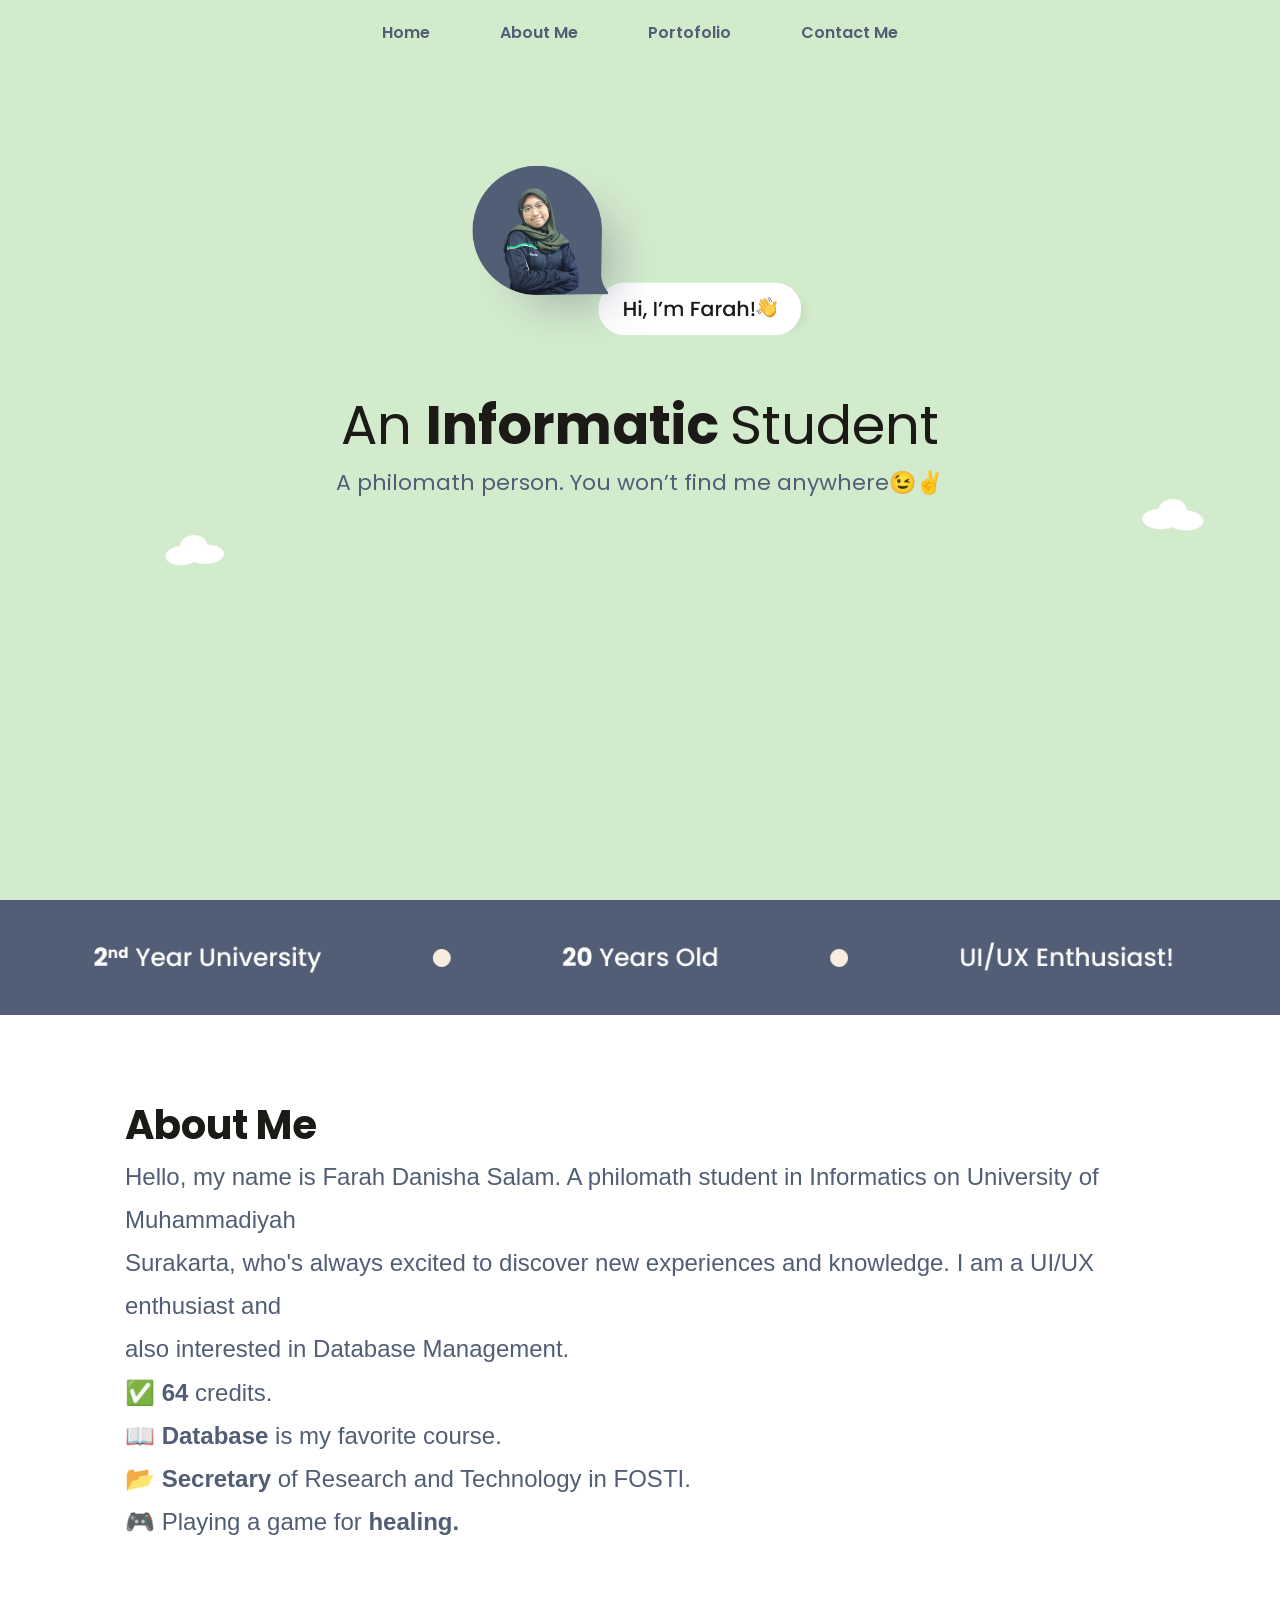
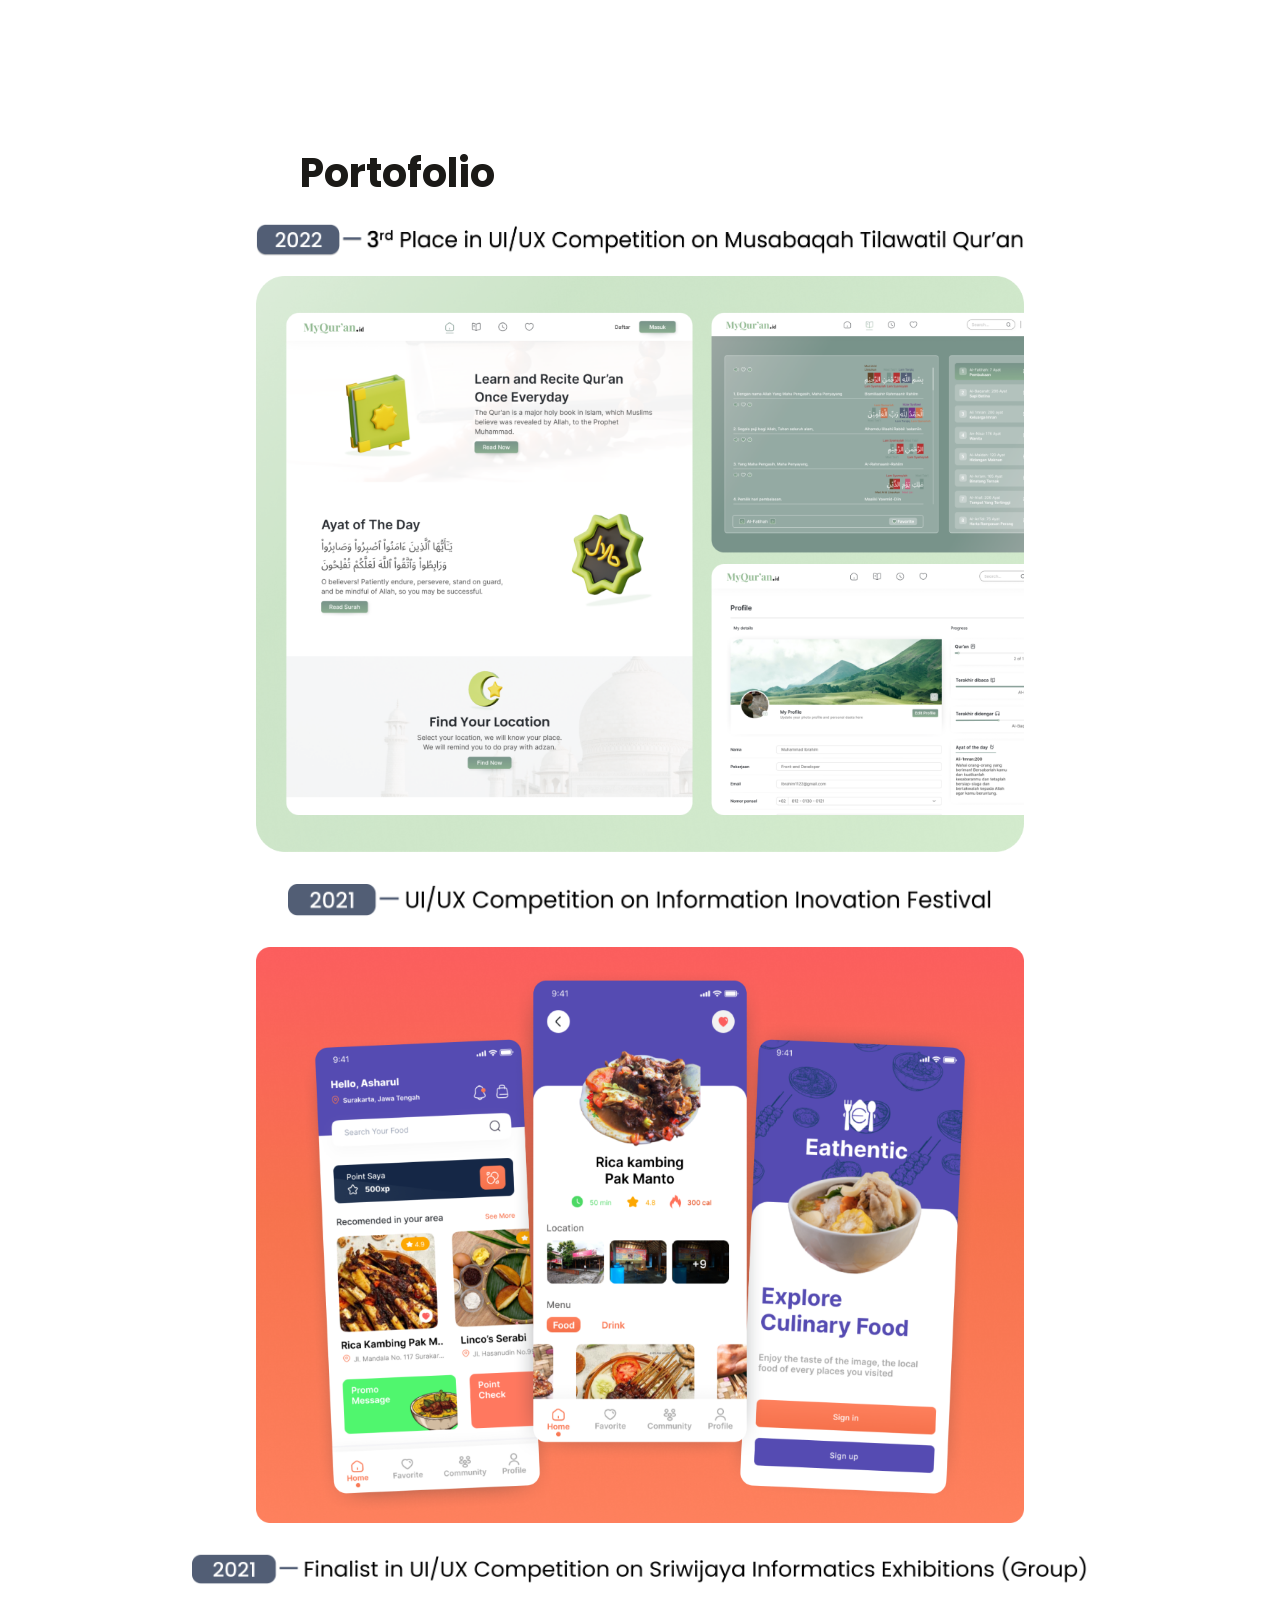
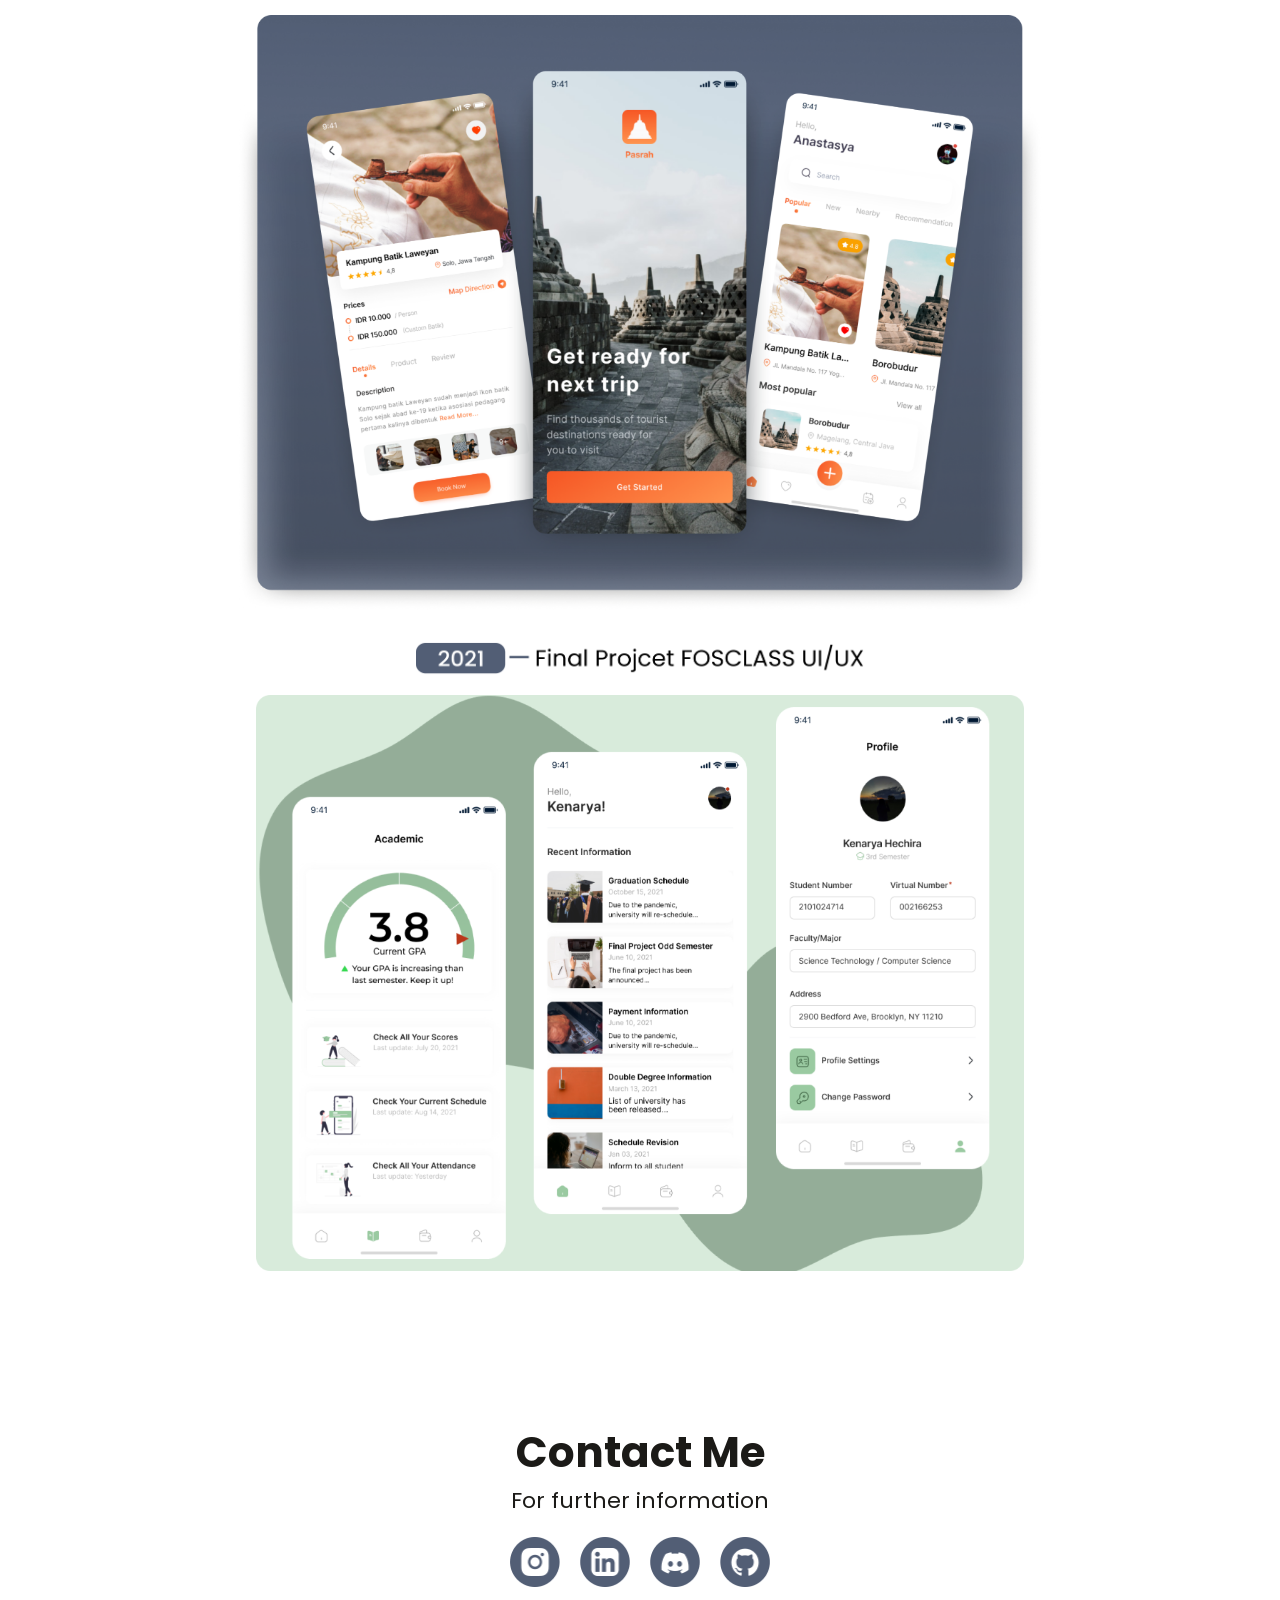
<file: index.html>
<!DOCTYPE html>
<html>
<head>
    <meta charset ="utf-8">
    <title>Portofolio☁️</title>
    <link rel="stylesheet" href="style.css">
    <link rel="preconnect" href="https://fonts.googleapis.com">
    <link rel="preconnect" href="https://fonts.gstatic.com" crossorigin>
    <link href="https://fonts.googleapis.com/css2?family=Poppins:ital,wght@0,100;0,200;0,300;0,400;0,500;0,600;0,700;0,800;0,900;1,100;1,200;1,300;1,400;1,500;1,600;1,700;1,800;1,900&display=swap" rel="stylesheet">
</head>
<body>
    <section class= "header">
    <div class="container">
    <nav class = "menu">
        <ul>
            <li><a href="#">Home</a></li>
            <li><a href="#about">About Me</a></li>
            <li><a href="#porto">Portofolio</a></li>
            <li><a href="#contact">Contact Me</a></li>
        </ul>
    </nav>
        <img class ="img1" src="asset/obj 1.png"></img>
        <p class="word">An <b>Informatic </b>Student</p>
        <p class="word2">A philomath person. You won’t find me anywhere😉✌️</p>
        <img class="img2" src="asset/awan1.png"></img>
        <img class="img3" src="asset/awan2.png"></img>
    </div>
    </section>
    <section class="header2">
        <img class="img4" id="about"src="asset/obj 5.png"></img>
        <p class="word3"><b>About Me</b></p>
        <p class="word4">Hello, my name is Farah Danisha Salam. A philomath student in Informatics on University of Muhammadiyah <br>Surakarta, who's always excited to discover new experiences and knowledge. I am a UI/UX enthusiast and<br> also interested in Database Management.
        <p class="word4">✅ <b>64</b> credits. </p>
        <p class="word4">📖 <b>Database</b> is my favorite course.</p>
        <p class="word4">📂 <b>Secretary</b> of Research and Technology in FOSTI.</p>
        <p class="word4">🎮 Playing a game for <b>healing.</b></p>
        <p class="word5" id="porto"><b>Portofolio</b></p>
        <img class="img5" src="asset/2022 quran id.png">
        <img class="img6" src="asset/myqur'anid.png">
        <img class="img7" src="asset/2021 eathentic.png">
        <img class="img8" src="asset/EATHENTIC 1.png">
        <img class="img9" src="asset/2021 pasrah.png">
        <img class="img10" src="asset/pasrah.png">
        <img class="img11" src="asset/2021 TA.png">
        <img class="img12" src="asset/final project foslcass 1.png">
        <p class="word6"><b>Contact Me</b></p>
        <p class="word7" id="contact">For further information</p>
        <ul>
            <li><a href="https://www.instagram.com/farahdanishaa/"><img class ="logo" src="asset/ig.png"></a></li>
            <li><a href="https://www.linkedin.com/in/farahdanisha/"><img class ="logo" src="asset/linked.png"></a></li>
            <li><a href="https://discord.gg/Z2t6H3xH"><img class ="logo" src="asset/dc.png"></a></li>
            <li><a href="https://github.com/farahdanisha"><img class ="logo" src="asset/github.png"></a></li>
        </ul>
    </section>
</body>
</html>
</file>
<file: style.css>
html{
	height:100%;
}
body
{
    margin: 0;
	padding: 0;
	font-family: Arial;
	display: flex;
	flex-direction: column;
}
section
{
    width: 100%;
    height: 100vh;
}
.header
{
	background: url(asset/obj\ 4.png);
}
.container
{
    width: 98%;
    display: block;
    margin: 0 auto;
}
nav.menu
{
    width: 100%;
	overflow: auto;
	padding-bottom: 15px;
}
.word
{
    text-align: center;
    margin: 0 auto 0 auto; 
    /* atas kiri bawah kanan */
    font-size: 54px;
    color: #1B1A17;
    font-family: poppins;
}
.word2
{
    text-align: center;
    margin: 0 auto 0 auto;
    font-size: 22px;
    font-family: poppins;
    color: #525E75;
}
.img1
{
    margin: 80px auto 30px auto;
    display: block;
    width: 28%;
    height: 28%;
}
.img2
{
    margin: auto 5% auto auto;
    display: block;
    width: 5%;
    height: 5%;
}
.img3
{
    margin: auto 0 auto 150px;
    display: block;
    width: 5%;
    height: 5%;
}
/* nav.menu ul{
    display: flex;
    padding: 0;
    list-style: none;
    margin: 0 auto;
} */
ul {
    display: flex;
    justify-content: center;
    list-style: none;
}
nav.menu a
{
    /* width: ; */
    margin:0 35px;
    color:#525E75;
	text-align: center;
	text-decoration: none;
    font-family: poppins;
    font-weight: 530;
}
.header2 .img4
{
    display: block;
    width: 100%;
}
.header2 .word3
{
    margin: 80px 0 0 125px;
    color: #1B1A17;
    font-size: 40px;
    font-family: poppins;
}
.header2 .word4
{
    margin: auto 125px;
    color: #525E75;
    font-size: 24px;
    line-height: 180%;
}
.header2 .word5
{
    margin: 200px 0 0 300px;
    color: #1B1A17;
    font-size: 40px;
    font-family: poppins; 
}
.header2 .img5
{
    display: block;
    margin: 20px auto;
    width: 60%;
}
.header2 .img6
{
    display: block;
    margin: 20px auto;
    width: 60%;
}
.header2 .img7
{
    display: block;
    margin: 30px auto;
    width: 55%;
}
.header2 .img8
{
    display: block;
    margin: 30px auto;
    width: 60%;
}
.header2 .img9
{
    display: block;
    margin: 30px auto;
    width: 70%;
}
.header2 .img10
{
    display: block;
    margin: 30px auto;
    width: 63%;
}
.header2 .img11
{
    display: block;
    margin: 0 auto;
    width: 35%;
}
.header2 .img12
{
    display: block;
    margin: 20px auto;
    width: 60%;
}
.header2 .word6
{
    text-align: center;
    margin: 150px auto 0 auto;
    font-size: 42px;
    font-family: poppins;
    color: #1B1A17;
}
.header2 .word7
{
    text-align: center;
    margin: 0 auto 0 auto;
    font-size: 22px;
    font-family: poppins;
    color: #1B1A17;
}
ul
{
    margin-top: 20px;
    justify-content: center;
    padding: 0;
}
.logo
{
    display: block;
    margin: 0 10px;
    width: 50px;
    margin-bottom: 150px;
}
</file>
